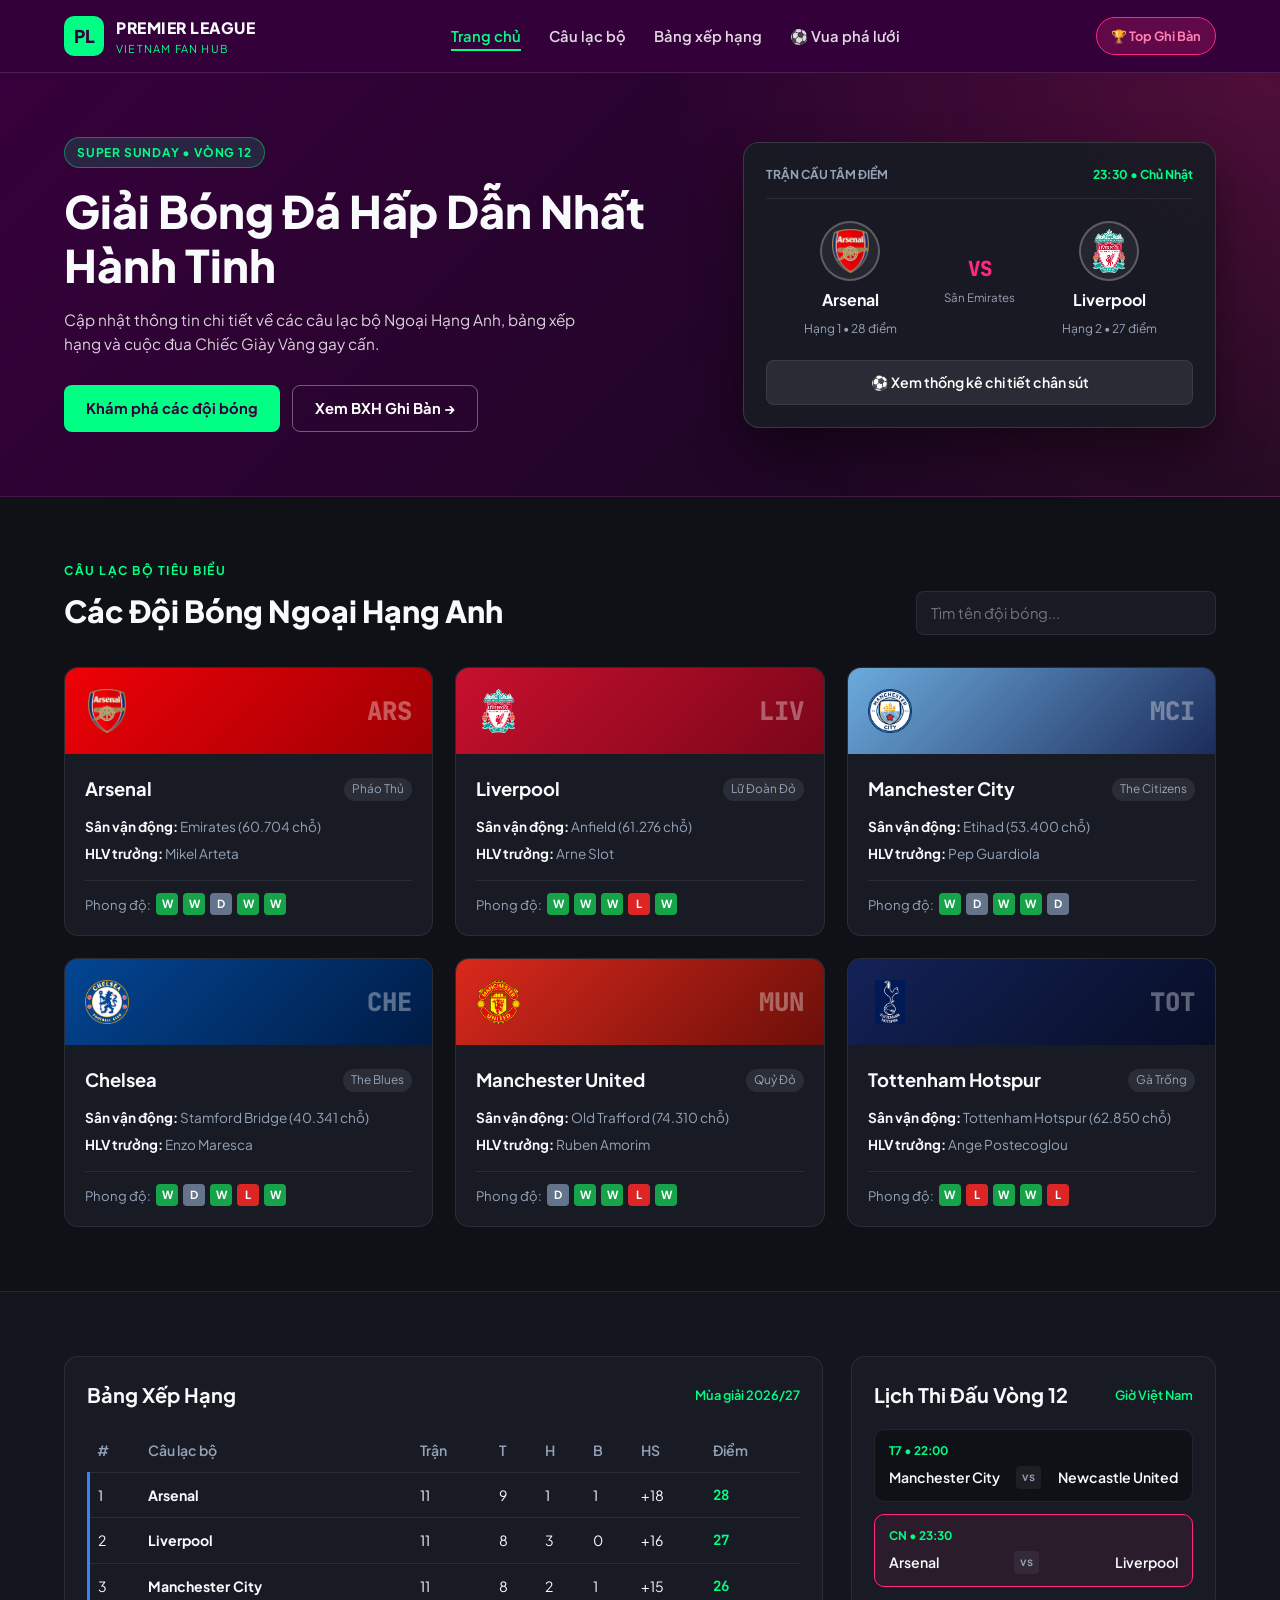
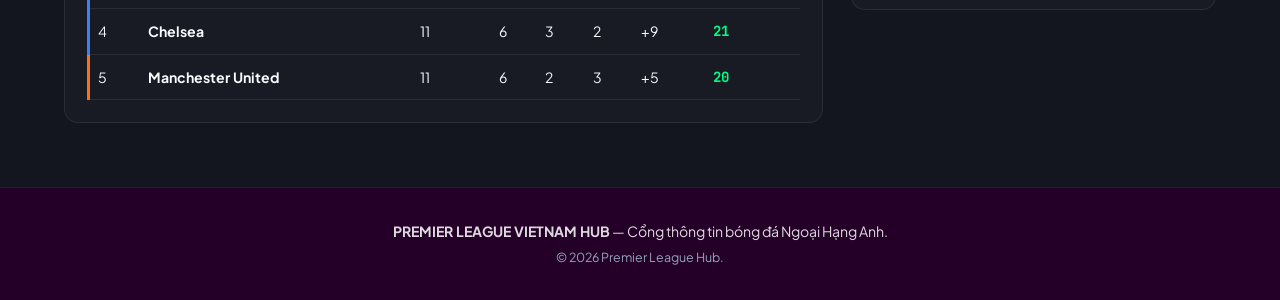
<file: index.html>
<!DOCTYPE html>
<html lang="vi">

<head>
    <meta charset="UTF-8">
    <meta name="viewport" content="width=device-width, initial-scale=1.0">

    <title>Premier League Hub | Thế Giới Bóng Đá Ngoại Hạng Anh</title>

    <link rel="preconnect" href="https://fonts.googleapis.com">
    <link rel="preconnect" href="https://fonts.gstatic.com" crossorigin>

    <link href="https://fonts.googleapis.com/css2?family=Plus+Jakarta+Sans:wght@400;500;600;700;800&family=JetBrains+Mono:wght@500;700&display=swap"
        rel="stylesheet">

    <link rel="stylesheet" href="style.css">

    <!-- CSS bổ sung: Responsive và menu không cần JavaScript -->
    <style>
        * {
            box-sizing: border-box;
        }

        img {
            max-width: 100%;
            height: auto;
        }

        .container {
            width: min(100% - 32px, 1200px);
            margin: 0 auto;
        }

        /* MENU CHECKBOX */
        #menu-toggle {
            display: none;
        }

        .mobile-menu-btn {
            display: none;
            cursor: pointer;
            font-size: 26px;
            color: white;
            padding: 8px 12px;
            border-radius: 8px;
            user-select: none;
        }

        .mobile-menu-btn::after {
            content: "☰";
        }

        #menu-toggle:checked + .mobile-menu-btn::after {
            content: "✕";
        }

        /* Đảm bảo header có vị trí cho menu */
        .site-header {
            position: relative;
            z-index: 1000;
        }

        /* RESPONSIVE TABLE */
        .table-wrap {
            width: 100%;
            overflow-x: auto;
            -webkit-overflow-scrolling: touch;
        }

        .pl-table {
            min-width: 600px;
        }

        /* RESPONSIVE TABLET VÀ MOBILE */
        @media screen and (max-width: 768px) {

            .header-inner {
                position: relative;
                flex-wrap: wrap;
            }

            .mobile-menu-btn {
                display: block;
                order: 2;
            }

            #menu-toggle ~ .main-nav {
                display: none;
                position: absolute;
                top: 100%;
                left: 0;
                width: 100%;
                background: #07152b;
                padding: 20px;
                z-index: 1000;
                box-shadow: 0 8px 20px rgba(0,0,0,0.2);
            }

            #menu-toggle:checked ~ .main-nav {
                display: block;
            }

            .main-nav ul {
                display: flex;
                flex-direction: column;
                align-items: stretch;
                gap: 12px;
                padding: 0;
                margin: 0;
            }

            .main-nav ul li {
                width: 100%;
                list-style: none;
            }

            .main-nav ul li a {
                display: block;
                padding: 12px;
            }

            .desktop-only-cta {
                display: none !important;
            }

            .mobile-only-cta {
                display: block !important;
            }

            .hero-grid,
            .two-col-layout {
                grid-template-columns: 1fr;
            }

            .clubs-grid {
                grid-template-columns: repeat(2, minmax(0, 1fr));
            }

            .section-head {
                flex-direction: column;
                align-items: stretch;
                gap: 16px;
            }

            .search-club,
            .search-club input {
                width: 100%;
                max-width: 100%;
            }

            .match-teams {
                gap: 8px;
            }

            .footer-inner {
                flex-direction: column;
                text-align: center;
                gap: 12px;
            }
        }

        /* MOBILE NHỎ */
        @media screen and (max-width: 480px) {

            .clubs-grid {
                grid-template-columns: 1fr;
            }

            .hero-info h1 {
                font-size: clamp(26px, 8vw, 34px);
            }

            .match-teams {
                flex-wrap: wrap;
                justify-content: center;
            }

            .match-card {
                width: 100%;
            }

            .section-block {
                padding-left: 0;
                padding-right: 0;
            }

            .pl-table {
                min-width: 600px;
            }

            .mobile-menu-btn {
                font-size: 23px;
            }
        }
    </style>
</head>

<body>

    <!-- HEADER -->
    <header class="site-header">

        <div class="container header-inner">

            <a href="index.html" class="brand">
                <span class="brand-badge">PL</span>

                <div class="brand-text">
                    <span class="brand-title">PREMIER LEAGUE</span>
                    <span class="brand-sub">Vietnam Fan Hub</span>
                </div>
            </a>

            <!-- MENU KHÔNG CẦN JAVASCRIPT -->
            <input type="checkbox" id="menu-toggle">

            <label for="menu-toggle" class="mobile-menu-btn"
                aria-label="Mở hoặc đóng menu">
            </label>

            <nav class="main-nav" aria-label="Điều hướng chính">

                <ul>
                    <li>
                        <a href="index.html" class="active-link">
                            Trang chủ
                        </a>
                    </li>

                    <li>
                        <a href="#clubs">
                            Câu lạc bộ
                        </a>
                    </li>

                    <li>
                        <a href="#standings">
                            Bảng xếp hạng
                        </a>
                    </li>

                    <li>
                        <a href="ghhiban.html">
                            ⚽ Vua phá lưới
                        </a>
                    </li>

                    <li class="mobile-only-cta">
                        <a href="ghhiban.html" class="btn-live">
                            🏆 Top Ghi Bàn
                        </a>
                    </li>
                </ul>

            </nav>

            <a href="ghhiban.html" class="btn-live desktop-only-cta">
                🏆 Top Ghi Bàn
            </a>

        </div>
    </header>


    <main>

        <!-- HERO SECTION -->
        <section id="home" class="hero-section">

            <div class="container hero-grid">

                <div class="hero-info">

                    <span class="pill-tag">
                        SUPER SUNDAY • VÒNG 12
                    </span>

                    <h1>
                        Giải Bóng Đá Hấp Dẫn Nhất Hành Tinh
                    </h1>

                    <p>
                        Cập nhật thông tin chi tiết về các câu lạc bộ
                        Ngoại Hạng Anh, bảng xếp hạng và cuộc đua
                        Chiếc Giày Vàng gay cấn.
                    </p>

                    <div class="hero-btns">

                        <a href="#clubs" class="btn btn-primary">
                            Khám phá các đội bóng
                        </a>

                        <a href="ghhiban.html" class="btn btn-outline">
                            Xem BXH Ghi Bàn &rarr;
                        </a>

                    </div>
                </div>


                <!-- TRẬN CẦU TÂM ĐIỂM -->
                <div class="match-card">

                    <div class="match-header">

                        <span>TRẬN CẦU TÂM ĐIỂM</span>

                        <span class="live-indicator">
                            23:30 • Chủ Nhật
                        </span>

                    </div>


                    <div class="match-teams">

                        <div class="team-box">

                            <div class="crest arsenal">

                                <img src="ghiban/Arsenal_FC.svg.webp"
                                    alt="Arsenal"
                                    class="match-crest-img">

                            </div>

                            <strong>Arsenal</strong>

                            <span>Hạng 1 • 28 điểm</span>

                        </div>


                        <div class="vs-box">

                            <span class="vs-text">VS</span>

                            <span class="stadium-name">
                                Sân Emirates
                            </span>

                        </div>


                        <div class="team-box">

                            <div class="crest liverpool">

                                <img src="ghiban/Liverpool_FC.svg.webp"
                                    alt="Liverpool"
                                    class="match-crest-img">

                            </div>

                            <strong>Liverpool</strong>

                            <span>Hạng 2 • 27 điểm</span>

                        </div>

                    </div>


                    <div class="match-footer">

                        <a href="ghhiban.html" class="btn-remind">
                            ⚽ Xem thống kê chi tiết chân sút
                        </a>

                    </div>

                </div>

            </div>
        </section>


        <!-- DANH SÁCH CÂU LẠC BỘ -->
        <section id="clubs" class="section-block">

            <div class="container">

                <div class="section-head">

                    <div>

                        <span class="sub-label">
                            CÂU LẠC BỘ TIÊU BIỂU
                        </span>

                        <h2>Các Đội Bóng Ngoại Hạng Anh</h2>

                    </div>

                    <div class="search-club">

                        <input type="text"
                            placeholder="Tìm tên đội bóng...">

                    </div>

                </div>


                <div class="clubs-grid" id="clubsGrid">


                    <!-- ARSENAL -->
                    <article class="club-card">

                        <div class="club-banner"
                            style="background:linear-gradient(135deg,#EF0107,#9C0004);">

                            <img src="ghiban/Arsenal_FC.svg.webp"
                                alt="Arsenal"
                                class="club-logo-img">

                            <span class="club-code">ARS</span>

                        </div>

                        <div class="club-body">

                            <div class="club-title-row">

                                <h3>Arsenal</h3>

                                <span class="nickname">Pháo Thủ</span>

                            </div>

                            <ul class="club-meta">

                                <li>
                                    <strong>Sân vận động:</strong>
                                    Emirates (60.704 chỗ)
                                </li>

                                <li>
                                    <strong>HLV trưởng:</strong>
                                    Mikel Arteta
                                </li>

                            </ul>

                            <div class="club-form">

                                <span>Phong độ:</span>

                                <i class="win">W</i>
                                <i class="win">W</i>
                                <i class="draw">D</i>
                                <i class="win">W</i>
                                <i class="win">W</i>

                            </div>

                        </div>

                    </article>


                    <!-- LIVERPOOL -->
                    <article class="club-card">

                        <div class="club-banner"
                            style="background:linear-gradient(135deg,#C8102E,#7A0619);">

                            <img src="ghiban/Liverpool_FC.svg.webp"
                                alt="Liverpool"
                                class="club-logo-img">

                            <span class="club-code">LIV</span>

                        </div>

                        <div class="club-body">

                            <div class="club-title-row">

                                <h3>Liverpool</h3>

                                <span class="nickname">Lữ Đoàn Đỏ</span>

                            </div>

                            <ul class="club-meta">

                                <li>
                                    <strong>Sân vận động:</strong>
                                    Anfield (61.276 chỗ)
                                </li>

                                <li>
                                    <strong>HLV trưởng:</strong>
                                    Arne Slot
                                </li>

                            </ul>

                            <div class="club-form">

                                <span>Phong độ:</span>

                                <i class="win">W</i>
                                <i class="win">W</i>
                                <i class="win">W</i>
                                <i class="loss">L</i>
                                <i class="win">W</i>

                            </div>

                        </div>

                    </article>


                    <!-- MANCHESTER CITY -->
                    <article class="club-card">

                        <div class="club-banner"
                            style="background:linear-gradient(135deg,#6CABDD,#1C2C5B);">

                            <img src="ghiban/Manchester_City_FC_logo.svg.webp"
                                alt="Manchester City"
                                class="club-logo-img">

                            <span class="club-code">MCI</span>

                        </div>

                        <div class="club-body">

                            <div class="club-title-row">

                                <h3>Manchester City</h3>

                                <span class="nickname">The Citizens</span>

                            </div>

                            <ul class="club-meta">

                                <li>
                                    <strong>Sân vận động:</strong>
                                    Etihad (53.400 chỗ)
                                </li>

                                <li>
                                    <strong>HLV trưởng:</strong>
                                    Pep Guardiola
                                </li>

                            </ul>

                            <div class="club-form">

                                <span>Phong độ:</span>

                                <i class="win">W</i>
                                <i class="draw">D</i>
                                <i class="win">W</i>
                                <i class="win">W</i>
                                <i class="draw">D</i>

                            </div>

                        </div>

                    </article>


                    <!-- CHELSEA -->
                    <article class="club-card">

                        <div class="club-banner"
                            style="background:linear-gradient(135deg,#034694,#001B44);">

                            <img src="ghiban/Chelsea_crest.svg (1).webp"
                                alt="Chelsea"
                                class="club-logo-img">

                            <span class="club-code">CHE</span>

                        </div>

                        <div class="club-body">

                            <div class="club-title-row">

                                <h3>Chelsea</h3>

                                <span class="nickname">The Blues</span>

                            </div>

                            <ul class="club-meta">

                                <li>
                                    <strong>Sân vận động:</strong>
                                    Stamford Bridge (40.341 chỗ)
                                </li>

                                <li>
                                    <strong>HLV trưởng:</strong>
                                    Enzo Maresca
                                </li>

                            </ul>

                            <div class="club-form">

                                <span>Phong độ:</span>

                                <i class="win">W</i>
                                <i class="draw">D</i>
                                <i class="win">W</i>
                                <i class="loss">L</i>
                                <i class="win">W</i>

                            </div>

                        </div>

                    </article>


                    <!-- MANCHESTER UNITED -->
                    <article class="club-card">

                        <div class="club-banner"
                            style="background:linear-gradient(135deg,#DA291C,#6B0F09);">

                            <img src="ghiban/Man_Utd_FC_.svg.webp"
                                alt="Manchester United"
                                class="club-logo-img">

                            <span class="club-code">MUN</span>

                        </div>

                        <div class="club-body">

                            <div class="club-title-row">

                                <h3>Manchester United</h3>

                                <span class="nickname">Quỷ Đỏ</span>

                            </div>

                            <ul class="club-meta">

                                <li>
                                    <strong>Sân vận động:</strong>
                                    Old Trafford (74.310 chỗ)
                                </li>

                                <li>
                                    <strong>HLV trưởng:</strong>
                                    Ruben Amorim
                                </li>

                            </ul>

                            <div class="club-form">

                                <span>Phong độ:</span>

                                <i class="draw">D</i>
                                <i class="win">W</i>
                                <i class="win">W</i>
                                <i class="loss">L</i>
                                <i class="win">W</i>

                            </div>

                        </div>

                    </article>


                    <!-- TOTTENHAM -->
                    <article class="club-card">

                        <div class="club-banner"
                            style="background:linear-gradient(135deg,#132257,#080E26);">

                            <img src="ghiban/MV5BMDZmMGIyNjUtNzMwNC00NTg1LWFkOTAtYjRmNjc5OGJlMjg5XkEyXkFqcGc@._V1_QL75_UY266_CR88,0,180,266_.jpg"
                                alt="Tottenham"
                                class="club-logo-img">

                            <span class="club-code">TOT</span>

                        </div>

                        <div class="club-body">

                            <div class="club-title-row">

                                <h3>Tottenham Hotspur</h3>

                                <span class="nickname">Gà Trống</span>

                            </div>

                            <ul class="club-meta">

                                <li>
                                    <strong>Sân vận động:</strong>
                                    Tottenham Hotspur (62.850 chỗ)
                                </li>

                                <li>
                                    <strong>HLV trưởng:</strong>
                                    Ange Postecoglou
                                </li>

                            </ul>

                            <div class="club-form">

                                <span>Phong độ:</span>

                                <i class="win">W</i>
                                <i class="loss">L</i>
                                <i class="win">W</i>
                                <i class="win">W</i>
                                <i class="loss">L</i>

                            </div>

                        </div>

                    </article>

                </div>

            </div>

        </section>


        <!-- BẢNG XẾP HẠNG VÀ LỊCH THI ĐẤU -->
        <section id="standings" class="section-block bg-alt">

            <div class="container two-col-layout">


                <!-- BẢNG XẾP HẠNG -->
                <div class="standings-box">

                    <div class="box-header">

                        <h2>Bảng Xếp Hạng</h2>

                        <span>Mùa giải 2026/27</span>

                    </div>


                    <div class="table-wrap">

                        <table class="pl-table">

                            <thead>

                                <tr>
                                    <th>#</th>
                                    <th>Câu lạc bộ</th>
                                    <th>Trận</th>
                                    <th>T</th>
                                    <th>H</th>
                                    <th>B</th>
                                    <th>HS</th>
                                    <th>Điểm</th>
                                </tr>

                            </thead>


                            <tbody>

                                <tr class="ucl">
                                    <td>1</td>
                                    <td><strong>Arsenal</strong></td>
                                    <td>11</td>
                                    <td>9</td>
                                    <td>1</td>
                                    <td>1</td>
                                    <td>+18</td>
                                    <td class="pts">28</td>
                                </tr>

                                <tr class="ucl">
                                    <td>2</td>
                                    <td><strong>Liverpool</strong></td>
                                    <td>11</td>
                                    <td>8</td>
                                    <td>3</td>
                                    <td>0</td>
                                    <td>+16</td>
                                    <td class="pts">27</td>
                                </tr>

                                <tr class="ucl">
                                    <td>3</td>
                                    <td><strong>Manchester City</strong></td>
                                    <td>11</td>
                                    <td>8</td>
                                    <td>2</td>
                                    <td>1</td>
                                    <td>+15</td>
                                    <td class="pts">26</td>
                                </tr>

                                <tr class="ucl">
                                    <td>4</td>
                                    <td><strong>Chelsea</strong></td>
                                    <td>11</td>
                                    <td>6</td>
                                    <td>3</td>
                                    <td>2</td>
                                    <td>+9</td>
                                    <td class="pts">21</td>
                                </tr>

                                <tr class="uel">
                                    <td>5</td>
                                    <td><strong>Manchester United</strong></td>
                                    <td>11</td>
                                    <td>6</td>
                                    <td>2</td>
                                    <td>3</td>
                                    <td>+5</td>
                                    <td class="pts">20</td>
                                </tr>

                            </tbody>

                        </table>

                    </div>

                    <p class="scroll-hint">
                        &larr; Vuốt ngang bảng để xem đầy đủ thông số &rarr;
                    </p>

                </div>


                <!-- LỊCH THI ĐẤU -->
                <div id="fixtures" class="fixtures-box">

                    <div class="box-header">

                        <h2>Lịch Thi Đấu Vòng 12</h2>

                        <span>Giờ Việt Nam</span>

                    </div>


                    <div class="fixture-list">

                        <div class="fixture-item">

                            <span class="f-time">
                                T7 • 22:00
                            </span>

                            <div class="f-teams">

                                <span>Manchester City</span>

                                <span class="f-vs">vs</span>

                                <span>Newcastle United</span>

                            </div>

                        </div>


                        <div class="fixture-item highlight-fixture">

                            <span class="f-time">
                                CN • 23:30
                            </span>

                            <div class="f-teams">

                                <span>Arsenal</span>

                                <span class="f-vs">vs</span>

                                <span>Liverpool</span>

                            </div>

                        </div>

                    </div>

                </div>

            </div>

        </section>

    </main>


    <!-- FOOTER -->
    <footer class="site-footer">

        <div class="container footer-inner">

            <p>
                <strong>PREMIER LEAGUE VIETNAM HUB</strong>
                — Cổng thông tin bóng đá Ngoại Hạng Anh.
            </p>

            <p class="copyright">
                &copy; 2026 Premier League Hub.
            </p>

        </div>

    </footer>

</body>
</html>
</file>
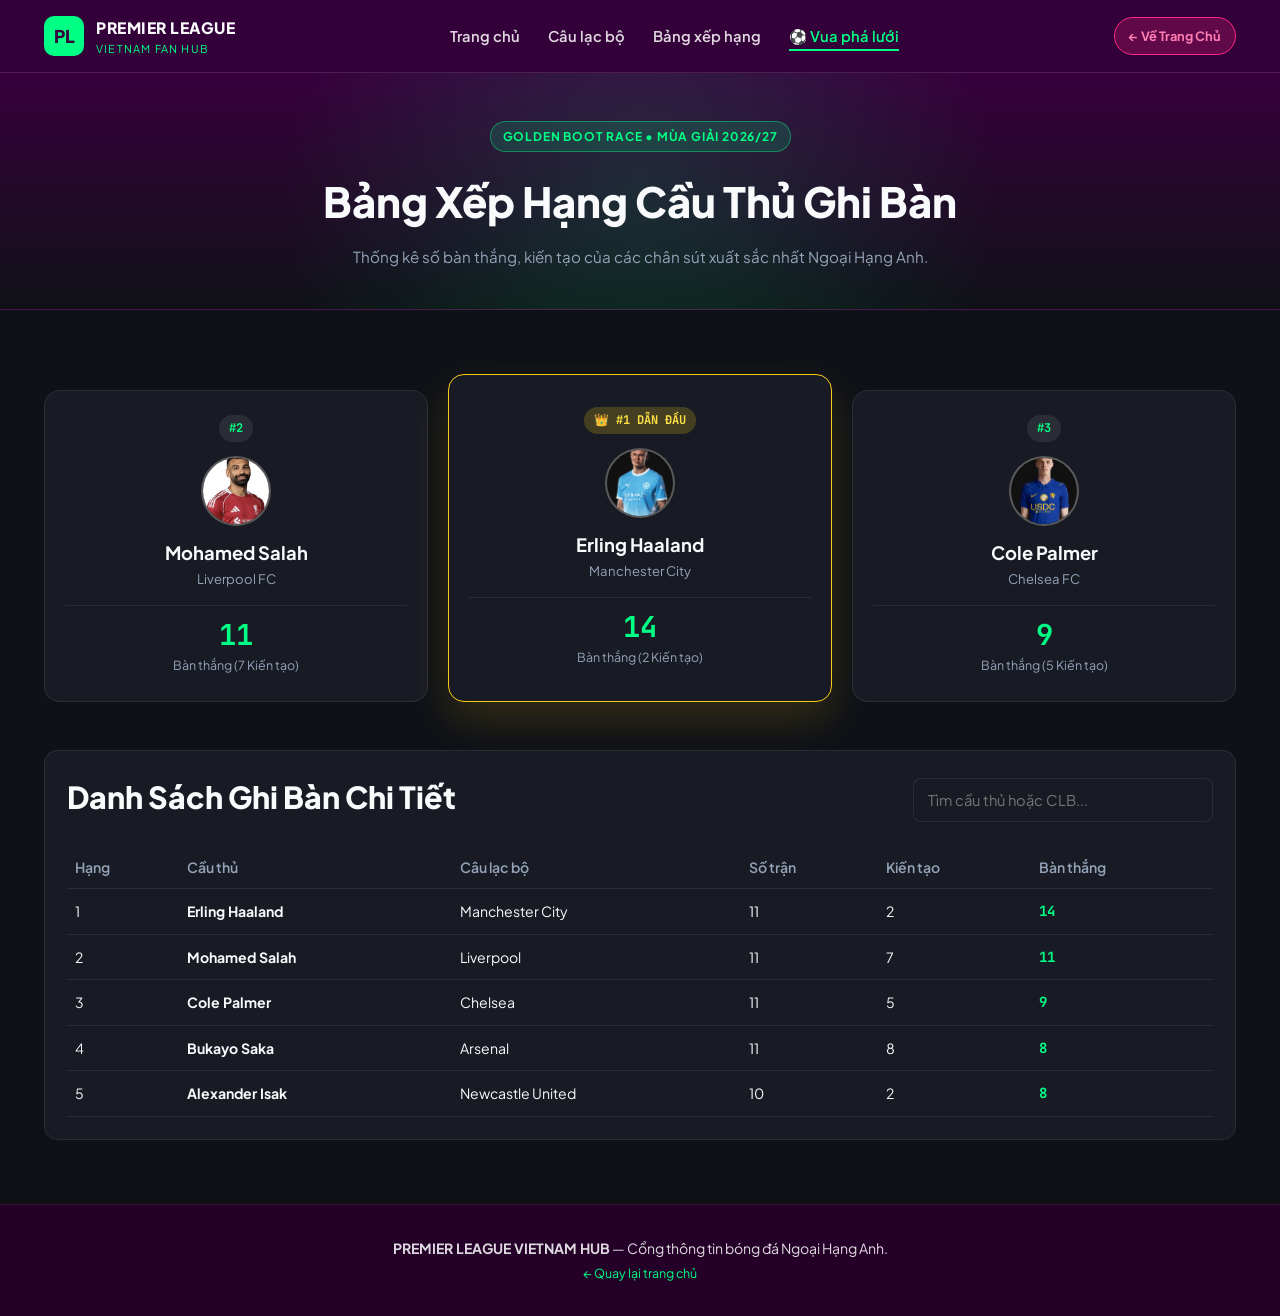
<file: ghhiban.html>
<!DOCTYPE html>
<html lang="vi">

<head>
  <meta charset="UTF-8">
  <meta name="viewport" content="width=device-width, initial-scale=1.0">
  <title>Bảng Xếp Hạng Vua Phá Lưới | Premier League Hub</title>

  <link rel="preconnect" href="https://fonts.googleapis.com">
  <link rel="preconnect" href="https://fonts.gstatic.com" crossorigin>
  <link href="https://fonts.googleapis.com/css2?family=Plus+Jakarta+Sans:wght@400;500;600;700;800&family=JetBrains+Mono:wght@500;700&display=swap" rel="stylesheet">

  <link rel="stylesheet" href="style.css">

  <style>
    /* MENU MOBILE KHÔNG CẦN JAVASCRIPT */
    .menu-toggle {
      display: none;
    }

    .mobile-menu-btn {
      display: none;
      cursor: pointer;
      font-size: 25px;
      color: white;
      padding: 8px 12px;
      border-radius: 8px;
      user-select: none;
    }

    /* RESPONSIVE */
    @media (max-width: 768px) {
      .header-inner {
        position: relative;
        flex-wrap: wrap;
      }

      .mobile-menu-btn {
        display: block;
        margin-left: auto;
      }

      .main-nav {
        display: none;
        width: 100%;
        order: 3;
      }

      .menu-toggle:checked ~ .main-nav {
        display: block;
      }

      .main-nav ul {
        display: flex;
        flex-direction: column;
        width: 100%;
        gap: 0;
        padding: 10px 0;
      }

      .main-nav li {
        width: 100%;
      }

      .main-nav a {
        display: block;
        padding: 12px 15px;
      }

      .desktop-only-cta {
        display: none !important;
      }

      .mobile-only-cta {
        display: block !important;
      }

      .top3-grid {
        grid-template-columns: 1fr;
        gap: 20px;
      }

      .order-first-mobile {
        order: -1;
      }

      .section-head {
        flex-direction: column;
        align-items: stretch;
        gap: 15px;
      }

      .search-club,
      .search-club input {
        width: 100%;
        max-width: 100%;
      }

      .table-wrap {
        width: 100%;
        overflow-x: auto;
        -webkit-overflow-scrolling: touch;
      }

      .pl-table {
        min-width: 650px;
      }

      .footer-inner {
        flex-direction: column;
        text-align: center;
        gap: 12px;
      }

      .scorer-hero h1 {
        font-size: clamp(25px, 6vw, 38px);
      }

      .scorer-hero p {
        font-size: 14px;
      }
    }

    @media (max-width: 480px) {
      .container {
        width: 92%;
      }

      .podium-card {
        padding: 20px 15px;
      }

      .player-avatar-img {
        max-width: 120px;
      }

      .goal-stat strong {
        font-size: 30px;
      }

      .section-block {
        padding-top: 25px;
        padding-bottom: 25px;
      }

      .standings-box {
        padding: 15px;
      }
    }
  </style>
</head>

<body>

  <!-- HEADER -->
  <header class="site-header">
    <div class="container header-inner">

      <a href="index.html" class="brand">
        <span class="brand-badge">PL</span>
        <div class="brand-text">
          <span class="brand-title">PREMIER LEAGUE</span>
          <span class="brand-sub">Vietnam Fan Hub</span>
        </div>
      </a>

      <!-- Checkbox điều khiển menu bằng CSS -->
      <input type="checkbox" id="menu-toggle" class="menu-toggle">

      <label for="menu-toggle" class="mobile-menu-btn" aria-label="Mở hoặc đóng menu">
        ☰
      </label>

      <nav class="main-nav" id="mainNav" aria-label="Điều hướng chính">
        <ul>
          <li><a href="index.html">Trang chủ</a></li>
          <li><a href="index.html#clubs">Câu lạc bộ</a></li>
          <li><a href="index.html#standings">Bảng xếp hạng</a></li>
          <li><a href="ghhiban.html" class="active-link">⚽ Vua phá lưới</a></li>
          <li class="mobile-only-cta">
            <a href="index.html" class="btn-live">&larr; Về Trang Chủ</a>
          </li>
        </ul>
      </nav>

      <a href="index.html" class="btn-live desktop-only-cta">
        &larr; Về Trang Chủ
      </a>

    </div>
  </header>

  <main>

    <!-- PHẦN GIỚI THIỆU -->
    <section class="scorer-hero">
      <div class="container">
        <span class="pill-tag">GOLDEN BOOT RACE • MÙA GIẢI 2026/27</span>
        <h1>Bảng Xếp Hạng Cầu Thủ Ghi Bàn</h1>
        <p>
          Thống kê số bàn thắng, kiến tạo của các chân sút xuất sắc nhất Ngoại Hạng Anh.
        </p>
      </div>
    </section>

    <!-- TOP 3 CẦU THỦ -->
    <section class="section-block">
      <div class="container">

        <div class="top3-grid">

          <!-- HẠNG 1 -->
          <article class="podium-card gold order-first-mobile">
            <span class="rank-badge">👑 #1 DẪN ĐẦU</span>

            <div class="player-avatar-img">
              <img
                src="ghiban/erling-haaland-electric-bl.webp"
                alt="Erling Haaland">
            </div>

            <h3>Erling Haaland</h3>
            <span class="player-club">Manchester City</span>

            <div class="goal-stat">
              <strong>14</strong>
              <span>Bàn thắng (2 Kiến tạo)</span>
            </div>
          </article>

          <!-- HẠNG 2 -->
          <article class="podium-card silver">
            <span class="rank-badge">#2</span>

            <div class="player-avatar-img">
              <img
                src="ghiban/images.jpg"
                alt="Mohamed Salah">
            </div>

            <h3>Mohamed Salah</h3>
            <span class="player-club">Liverpool FC</span>

            <div class="goal-stat">
              <strong>11</strong>
              <span>Bàn thắng (7 Kiến tạo)</span>
            </div>
          </article>

          <!-- HẠNG 3 -->
          <article class="podium-card bronze">
            <span class="rank-badge">#3</span>

            <div class="player-avatar-img">
              <img
                src="ghiban/3333x5000_Avatar_Image_Men_26_27_Palmer_SF_Home_26_27_RGB_cnce6g.webp"
                alt="Cole Palmer">
            </div>

            <h3>Cole Palmer</h3>
            <span class="player-club">Chelsea FC</span>

            <div class="goal-stat">
              <strong>9</strong>
              <span>Bàn thắng (5 Kiến tạo)</span>
            </div>
          </article>

        </div>

        <!-- BẢNG CHI TIẾT -->
        <div class="standings-box" style="margin-top: 48px;">

          <div class="section-head" style="margin-bottom: 24px;">
            <div>
              <h2>Danh Sách Ghi Bàn Chi Tiết</h2>
            </div>

            <div class="search-club">
              <input
                type="text"
                placeholder="Tìm cầu thủ hoặc CLB..."
                aria-label="Ô tìm kiếm cầu thủ">
            </div>
          </div>

          <div class="table-wrap">
            <table class="pl-table">

              <thead>
                <tr>
                  <th>Hạng</th>
                  <th>Cầu thủ</th>
                  <th>Câu lạc bộ</th>
                  <th>Số trận</th>
                  <th>Kiến tạo</th>
                  <th>Bàn thắng</th>
                </tr>
              </thead>

              <tbody>
                <tr>
                  <td>1</td>
                  <td><strong>Erling Haaland</strong></td>
                  <td>Manchester City</td>
                  <td>11</td>
                  <td>2</td>
                  <td class="pts">14</td>
                </tr>

                <tr>
                  <td>2</td>
                  <td><strong>Mohamed Salah</strong></td>
                  <td>Liverpool</td>
                  <td>11</td>
                  <td>7</td>
                  <td class="pts">11</td>
                </tr>

                <tr>
                  <td>3</td>
                  <td><strong>Cole Palmer</strong></td>
                  <td>Chelsea</td>
                  <td>11</td>
                  <td>5</td>
                  <td class="pts">9</td>
                </tr>

                <tr>
                  <td>4</td>
                  <td><strong>Bukayo Saka</strong></td>
                  <td>Arsenal</td>
                  <td>11</td>
                  <td>8</td>
                  <td class="pts">8</td>
                </tr>

                <tr>
                  <td>5</td>
                  <td><strong>Alexander Isak</strong></td>
                  <td>Newcastle United</td>
                  <td>10</td>
                  <td>2</td>
                  <td class="pts">8</td>
                </tr>
              </tbody>

            </table>
          </div>

          <p class="scroll-hint">
            &larr; Vuốt ngang bảng để xem đầy đủ thông số &rarr;
          </p>

        </div>
      </div>
    </section>
  </main>

  <!-- FOOTER -->
  <footer class="site-footer">
    <div class="container footer-inner">

      <p>
        <strong>PREMIER LEAGUE VIETNAM HUB</strong>
        — Cổng thông tin bóng đá Ngoại Hạng Anh.
      </p>

      <p class="copyright">
        <a href="index.html" style="color: var(--pl-cyan);">
          &larr; Quay lại trang chủ
        </a>
      </p>

    </div>
  </footer>

</body>
</html>
</file>
<file: style.css>
/* ================= BIẾN MÀU CHUẨN PREMIER LEAGUE ================= */
:root {
  --pl-purple: #37003c;
  --pl-purple-dark: #240028;
  --pl-cyan: #00ff85;
  --pl-pink: #ff2882;
  --bg-page: #0f1117;
  --bg-card: #181b24;
  --bg-alt: #13161e;
  --text-primary: #f8fafc;
  --text-secondary: #94a3b8;
  --border-color: rgba(255, 255, 255, 0.08);
  --transition: all 0.25s ease;
}

* {
  margin: 0;
  padding: 0;
  box-sizing: border-box;
  /* Chống tràn chữ, tự động xuống dòng khi gặp từ dài */
  word-break: break-word;
  overflow-wrap: break-word;
}

html {
  scroll-behavior: smooth;
  overflow-x: hidden;
}

body {
  font-family: 'Plus Jakarta Sans', sans-serif;
  background-color: var(--bg-page);
  color: var(--text-primary);
  line-height: 1.6;
  overflow-x: hidden;
  width: 100%;
}

a {
  text-decoration: none;
  color: inherit;
}

ul {
  list-style: none;
}

.container {
  max-width: 1240px;
  margin: 0 auto;
  padding: 0 24px;
  width: 100%;
}

/* ================= HEADER & ĐIỀU HƯỚNG ================= */
.site-header {
  position: sticky;
  top: 0;
  z-index: 1000;
  background: rgba(55, 0, 60, 0.96);
  backdrop-filter: blur(12px);
  border-bottom: 1px solid rgba(255, 255, 255, 0.12);
  width: 100%;
}

.header-inner {
  display: flex;
  align-items: center;
  justify-content: space-between;
  height: 72px;
  position: relative;
  width: 100%;
}

.brand {
  display: flex;
  align-items: center;
  gap: 12px;
  max-width: 70%;
}

.brand-badge {
  width: 40px;
  height: 40px;
  border-radius: 10px;
  background: var(--pl-cyan);
  color: var(--pl-purple);
  font-weight: 800;
  font-size: 1.1rem;
  display: flex;
  align-items: center;
  justify-content: center;
  flex-shrink: 0;
}

.brand-text {
  display: flex;
  flex-direction: column;
  min-width: 0;
}

.brand-title {
  font-weight: 800;
  font-size: 0.98rem;
  letter-spacing: 0.5px;
  white-space: nowrap;
  overflow: hidden;
  text-overflow: ellipsis;
}

.brand-sub {
  font-size: 0.68rem;
  color: var(--pl-cyan);
  text-transform: uppercase;
  letter-spacing: 1.2px;
}

.main-nav ul {
  display: flex;
  gap: 28px;
  align-items: center;
}

.main-nav a {
  font-size: 0.92rem;
  font-weight: 600;
  color: rgba(255, 255, 255, 0.85);
  transition: var(--transition);
}

.main-nav a:hover,
.main-nav a.active-link {
  color: var(--pl-cyan);
}

.main-nav a.active-link {
  border-bottom: 2px solid var(--pl-cyan);
  padding-bottom: 4px;
}

.btn-live {
  padding: 8px 14px;
  background: rgba(255, 40, 130, 0.22);
  border: 1px solid var(--pl-pink);
  color: #ff7eb3;
  border-radius: 20px;
  font-size: 0.8rem;
  font-weight: 700;
  white-space: nowrap;
  transition: var(--transition);
  display: inline-block;
}

.btn-live:hover {
  background: rgba(255, 40, 130, 0.38);
}

/* Nút menu di động */
.mobile-menu-btn {
  display: none;
  background: rgba(255, 255, 255, 0.1);
  border: 1px solid rgba(255, 255, 255, 0.2);
  color: #fff;
  width: 40px;
  height: 40px;
  border-radius: 8px;
  font-size: 1.3rem;
  cursor: pointer;
  align-items: center;
  justify-content: center;
  flex-shrink: 0;
}

.mobile-only-cta {
  display: none;
}

/* ================= HERO SECTION ================= */
.hero-section {
  padding: 64px 0;
  background: radial-gradient(circle at top right, rgba(255, 40, 130, 0.22), transparent 45%),
              linear-gradient(135deg, var(--pl-purple) 0%, #15091c 100%);
  border-bottom: 1px solid var(--border-color);
  width: 100%;
}

.hero-grid {
  display: grid;
  grid-template-columns: 1.15fr 0.85fr;
  gap: 40px;
  align-items: center;
}

.pill-tag {
  display: inline-block;
  padding: 5px 12px;
  background: rgba(0, 255, 133, 0.14);
  border: 1px solid rgba(0, 255, 133, 0.4);
  color: var(--pl-cyan);
  border-radius: 20px;
  font-size: 0.75rem;
  font-weight: 700;
  letter-spacing: 0.8px;
  margin-bottom: 16px;
}

.hero-info h1 {
  font-size: clamp(1.75rem, 3.5vw, 2.8rem);
  font-weight: 800;
  line-height: 1.2;
  margin-bottom: 16px;
}

.hero-info p {
  color: rgba(255, 255, 255, 0.82);
  font-size: 0.96rem;
  margin-bottom: 28px;
  max-width: 540px;
}

.hero-btns {
  display: flex;
  flex-wrap: wrap;
  gap: 12px;
}

.btn {
  min-height: 44px;
  padding: 11px 22px;
  border-radius: 8px;
  font-weight: 700;
  font-size: 0.92rem;
  transition: var(--transition);
  display: inline-flex;
  align-items: center;
  justify-content: center;
  text-align: center;
}

.btn-primary {
  background: var(--pl-cyan);
  color: var(--pl-purple);
}

.btn-primary:hover {
  transform: translateY(-2px);
  box-shadow: 0 8px 24px rgba(0, 255, 133, 0.3);
}

.btn-outline {
  border: 1px solid rgba(255, 255, 255, 0.35);
  color: #fff;
}

.btn-outline:hover {
  border-color: var(--pl-cyan);
  color: var(--pl-cyan);
}

/* TRẬN ĐẤU TÂM ĐIỂM */
.match-card {
  background: rgba(24, 27, 36, 0.94);
  border: 1px solid rgba(255, 255, 255, 0.14);
  border-radius: 16px;
  padding: 22px;
  box-shadow: 0 24px 50px rgba(0, 0, 0, 0.45);
  width: 100%;
}

.match-header {
  display: flex;
  justify-content: space-between;
  font-size: 0.76rem;
  font-weight: 700;
  color: var(--text-secondary);
  padding-bottom: 14px;
  border-bottom: 1px solid var(--border-color);
  gap: 8px;
}

.live-indicator {
  color: var(--pl-cyan);
  white-space: nowrap;
}

.match-teams {
  display: grid;
  grid-template-columns: 1fr auto 1fr;
  align-items: center;
  text-align: center;
  padding: 22px 0;
  gap: 10px;
}

.team-box {
  display: flex;
  flex-direction: column;
  align-items: center;
  gap: 6px;
  min-width: 0;
}

.crest {
  width: 60px;
  height: 60px;
  border-radius: 50%;
  display: flex;
  align-items: center;
  justify-content: center;
  background: rgba(255, 255, 255, 0.06);
  border: 2px solid rgba(255, 255, 255, 0.25);
  overflow: hidden;
  flex-shrink: 0;
}

.match-crest-img {
  width: 100%;
  height: 100%;
  object-fit: contain;
  padding: 6px;
}

.team-box strong {
  font-size: 1rem;
  white-space: nowrap;
  overflow: hidden;
  text-overflow: ellipsis;
  max-width: 100%;
}

.team-box span {
  font-size: 0.75rem;
  color: var(--text-secondary);
  white-space: nowrap;
}

.vs-box {
  display: flex;
  flex-direction: column;
  align-items: center;
  gap: 4px;
}

.vs-text {
  font-family: 'JetBrains Mono', monospace;
  font-size: 1.3rem;
  font-weight: 800;
  color: var(--pl-pink);
}

.stadium-name {
  font-size: 0.72rem;
  color: var(--text-secondary);
  white-space: nowrap;
}

.btn-remind {
  display: flex;
  align-items: center;
  justify-content: center;
  min-height: 42px;
  width: 100%;
  padding: 10px;
  border-radius: 8px;
  background: rgba(255, 255, 255, 0.08);
  border: 1px solid var(--border-color);
  color: #fff;
  font-family: inherit;
  font-weight: 600;
  font-size: 0.88rem;
  transition: var(--transition);
  text-align: center;
}

.btn-remind:hover {
  background: rgba(255, 255, 255, 0.16);
}

/* ================= CÂU LẠC BỘ ================= */
.section-block {
  padding: 64px 0;
  width: 100%;
}

.bg-alt {
  background-color: var(--bg-alt);
  border-top: 1px solid var(--border-color);
}

.section-head {
  display: flex;
  justify-content: space-between;
  align-items: flex-end;
  flex-wrap: wrap;
  gap: 20px;
  margin-bottom: 32px;
}

.sub-label {
  font-size: 0.76rem;
  font-weight: 700;
  letter-spacing: 1.5px;
  color: var(--pl-cyan);
  display: block;
  margin-bottom: 6px;
}

.section-head h2 {
  font-size: clamp(1.4rem, 2.8vw, 1.9rem);
  font-weight: 800;
}

.search-club input {
  width: 300px;
  min-height: 44px;
  padding: 10px 14px;
  border-radius: 8px;
  background: var(--bg-card);
  border: 1px solid var(--border-color);
  color: #fff;
  font-family: inherit;
  font-size: 0.92rem;
}

.search-club input:focus {
  outline: none;
  border-color: var(--pl-cyan);
}

.clubs-grid {
  display: grid;
  grid-template-columns: repeat(3, 1fr);
  gap: 22px;
}

.club-card {
  background: var(--bg-card);
  border: 1px solid var(--border-color);
  border-radius: 14px;
  overflow: hidden;
  display: flex;
  flex-direction: column;
  transition: var(--transition);
  min-width: 0;
}

.club-card:hover {
  transform: translateY(-4px);
  border-color: rgba(0, 255, 133, 0.4);
  box-shadow: 0 16px 36px rgba(0, 0, 0, 0.4);
}

.club-banner {
  height: 86px;
  display: flex;
  align-items: center;
  justify-content: space-between;
  padding: 0 20px;
}

.club-logo-img {
  width: 44px;
  height: 44px;
  object-fit: contain;
}

.club-code {
  font-family: 'JetBrains Mono', monospace;
  font-size: 1.6rem;
  font-weight: 800;
  color: rgba(255, 255, 255, 0.35);
}

.club-body {
  padding: 20px;
}

.club-title-row {
  display: flex;
  justify-content: space-between;
  align-items: center;
  gap: 8px;
  margin-bottom: 12px;
}

.club-title-row h3 {
  font-size: 1.15rem;
  font-weight: 700;
  white-space: nowrap;
  overflow: hidden;
  text-overflow: ellipsis;
}

.nickname {
  font-size: 0.74rem;
  padding: 2px 8px;
  border-radius: 12px;
  background: rgba(255, 255, 255, 0.08);
  color: var(--text-secondary);
  white-space: nowrap;
  flex-shrink: 0;
}

.club-meta {
  display: flex;
  flex-direction: column;
  gap: 5px;
  font-size: 0.85rem;
  color: var(--text-secondary);
  margin-bottom: 16px;
}

.club-meta strong {
  color: var(--text-primary);
}

.club-form {
  padding-top: 12px;
  border-top: 1px solid var(--border-color);
  display: flex;
  align-items: center;
  gap: 5px;
  font-size: 0.82rem;
  color: var(--text-secondary);
}

.club-form i {
  font-style: normal;
  width: 22px;
  height: 22px;
  border-radius: 4px;
  font-size: 0.7rem;
  font-weight: 700;
  display: inline-flex;
  align-items: center;
  justify-content: center;
  color: #fff;
  flex-shrink: 0;
}

.club-form i.win { background: #16a34a; }
.club-form i.draw { background: #64748b; }
.club-form i.loss { background: #dc2626; }

/* ================= BẢNG XẾP HẠNG & LỊCH THI ĐẤU ================= */
.two-col-layout {
  display: grid;
  grid-template-columns: 1.35fr 0.65fr;
  gap: 28px;
  align-items: start;
}

.standings-box,
.fixtures-box {
  background: var(--bg-card);
  border: 1px solid var(--border-color);
  border-radius: 14px;
  padding: 22px;
  min-width: 0;
}

.box-header {
  display: flex;
  justify-content: space-between;
  align-items: center;
  margin-bottom: 18px;
  gap: 10px;
}

.box-header h2 { font-size: 1.25rem; font-weight: 700; }
.box-header span { font-size: 0.8rem; color: var(--pl-cyan); font-weight: 600; white-space: nowrap; }

.table-wrap {
  width: 100%;
  overflow-x: auto;
  -webkit-overflow-scrolling: touch;
}

.pl-table {
  width: 100%;
  min-width: 480px;
  border-collapse: collapse;
  font-size: 0.88rem;
}

.pl-table th {
  text-align: left;
  padding: 10px 8px;
  color: var(--text-secondary);
  font-weight: 600;
  border-bottom: 1px solid var(--border-color);
  white-space: nowrap;
}

.pl-table td {
  padding: 11px 8px;
  border-bottom: 1px solid var(--border-color);
}

.pl-table tr.ucl td:first-child { border-left: 3px solid #3b82f6; }
.pl-table tr.uel td:first-child { border-left: 3px solid #f97316; }
.pl-table .pts { font-family: 'JetBrains Mono', monospace; font-weight: 700; color: var(--pl-cyan); }

.scroll-hint {
  display: none;
  margin-top: 10px;
  font-size: 0.76rem;
  color: var(--text-secondary);
  text-align: center;
}

/* LỊCH THI ĐẤU */
.fixture-list {
  display: flex;
  flex-direction: column;
  gap: 12px;
}

.fixture-item {
  background: var(--bg-page);
  border: 1px solid var(--border-color);
  border-radius: 10px;
  padding: 12px 14px;
}

.fixture-item.highlight-fixture {
  border-color: var(--pl-pink);
  background: rgba(255, 40, 130, 0.08);
}

.f-time {
  display: block;
  font-size: 0.74rem;
  font-weight: 700;
  color: var(--pl-cyan);
  margin-bottom: 5px;
}

.f-teams {
  display: flex;
  justify-content: space-between;
  align-items: center;
  gap: 6px;
  font-weight: 600;
  font-size: 0.88rem;
}

.f-teams span {
  white-space: nowrap;
  overflow: hidden;
  text-overflow: ellipsis;
}

.f-vs {
  font-size: 0.74rem;
  color: var(--text-secondary);
  padding: 2px 6px;
  background: rgba(255, 255, 255, 0.06);
  border-radius: 4px;
  flex-shrink: 0;
}

/* ================= TRANG VUA PHÁ LƯỚI ================= */
.scorer-hero {
  padding: 48px 0 40px;
  text-align: center;
  background: radial-gradient(circle at center, rgba(0, 255, 133, 0.14), transparent 55%),
              linear-gradient(180deg, var(--pl-purple) 0%, var(--bg-page) 100%);
  border-bottom: 1px solid var(--border-color);
  width: 100%;
}

.scorer-hero h1 { font-size: clamp(1.7rem, 3.5vw, 2.6rem); font-weight: 800; margin-bottom: 10px; }
.scorer-hero p { color: var(--text-secondary); max-width: 600px; margin: 0 auto; font-size: 0.95rem; }

.top3-grid {
  display: grid;
  grid-template-columns: repeat(3, 1fr);
  gap: 20px;
  align-items: end;
}

@media (min-width: 769px) {
  .podium-card.silver { order: 1; }
  .podium-card.gold   { order: 2; }
  .podium-card.bronze { order: 3; }
}

.podium-card {
  background: var(--bg-card);
  border: 1px solid var(--border-color);
  border-radius: 16px;
  padding: 24px 20px;
  text-align: center;
  display: flex;
  flex-direction: column;
  align-items: center;
  transition: var(--transition);
  min-width: 0;
}

.podium-card.gold {
  border-color: #facc15;
  box-shadow: 0 18px 40px rgba(250, 204, 21, 0.15);
  padding-top: 32px;
  padding-bottom: 32px;
}

.rank-badge {
  font-family: 'JetBrains Mono', monospace;
  font-size: 0.75rem;
  font-weight: 700;
  padding: 4px 10px;
  border-radius: 20px;
  background: rgba(255, 255, 255, 0.08);
  color: var(--pl-cyan);
  margin-bottom: 14px;
  white-space: nowrap;
}

.podium-card.gold .rank-badge {
  background: rgba(250, 204, 21, 0.2);
  color: #fde047;
}

.player-avatar-img {
  width: 70px;
  height: 70px;
  border-radius: 50%;
  overflow: hidden;
  border: 2px solid rgba(255, 255, 255, 0.3);
  margin-bottom: 12px;
  background: #111;
  display: flex;
  align-items: center;
  justify-content: center;
  font-weight: 700;
  flex-shrink: 0;
}

.player-avatar-img img {
  width: 100%;
  height: 100%;
  object-fit: cover;
}

.podium-card h3 { 
  font-size: 1.15rem; 
  font-weight: 700;
  white-space: nowrap;
  overflow: hidden;
  text-overflow: ellipsis;
  max-width: 100%;
}

.player-club { 
  font-size: 0.82rem; 
  color: var(--text-secondary); 
  margin-bottom: 16px;
  white-space: nowrap;
  overflow: hidden;
  text-overflow: ellipsis;
  max-width: 100%;
}

.goal-stat {
  width: 100%;
  padding-top: 14px;
  border-top: 1px solid var(--border-color);
}

.goal-stat strong {
  display: block;
  font-family: 'JetBrains Mono', monospace;
  font-size: 1.8rem;
  color: var(--pl-cyan);
  line-height: 1.1;
}

.goal-stat span { font-size: 0.78rem; color: var(--text-secondary); }

/* ================= FOOTER ================= */
.site-footer {
  background: var(--pl-purple-dark);
  padding: 32px 0;
  border-top: 1px solid var(--border-color);
  text-align: center;
  width: 100%;
}

.footer-inner p { font-size: 0.88rem; color: rgba(255, 255, 255, 0.85); }
.footer-inner .copyright { margin-top: 5px; font-size: 0.78rem; color: var(--text-secondary); }

/* ================= RESPONSIVE CHO TABLET & MOBILE ================= */
@media (max-width: 992px) {
  .hero-grid,
  .two-col-layout {
    grid-template-columns: 1fr;
    gap: 28px;
  }

  .clubs-grid {
    grid-template-columns: repeat(2, 1fr);
  }

  .mobile-menu-btn {
    display: flex;
  }

  .desktop-only-cta {
    display: none;
  }

  .mobile-only-cta {
    display: block;
    margin-top: 6px;
  }

  .main-nav {
    display: none;
    position: absolute;
    top: 72px;
    left: 0;
    width: 100%;
    background: var(--pl-purple-dark);
    border-bottom: 1px solid rgba(255, 255, 255, 0.15);
    padding: 18px 20px;
    box-shadow: 0 20px 40px rgba(0, 0, 0, 0.6);
  }

  .main-nav.open {
    display: block;
  }

  .main-nav ul {
    flex-direction: column;
    align-items: flex-start;
    gap: 14px;
  }

  .main-nav a {
    display: block;
    width: 100%;
    padding: 6px 0;
    font-size: 1rem;
  }
}

@media (max-width: 768px) {
  .container {
    padding: 0 16px;
  }

  .hero-section,
  .section-block {
    padding: 48px 0;
  }

  .top3-grid {
    grid-template-columns: 1fr;
    gap: 16px;
  }

  .scroll-hint {
    display: block;
  }
}

@media (max-width: 600px) {
  .clubs-grid {
    grid-template-columns: 1fr;
  }

  .search-club,
  .search-club input {
    width: 100%;
  }

  .hero-btns {
    flex-direction: column;
  }

  .hero-btns .btn {
    width: 100%;
  }

  .match-card,
  .standings-box,
  .fixtures-box {
    padding: 16px 14px;
  }

  .crest {
    width: 52px;
    height: 52px;
  }

  .team-box strong {
    font-size: 0.9rem;
  }
}
</file>
